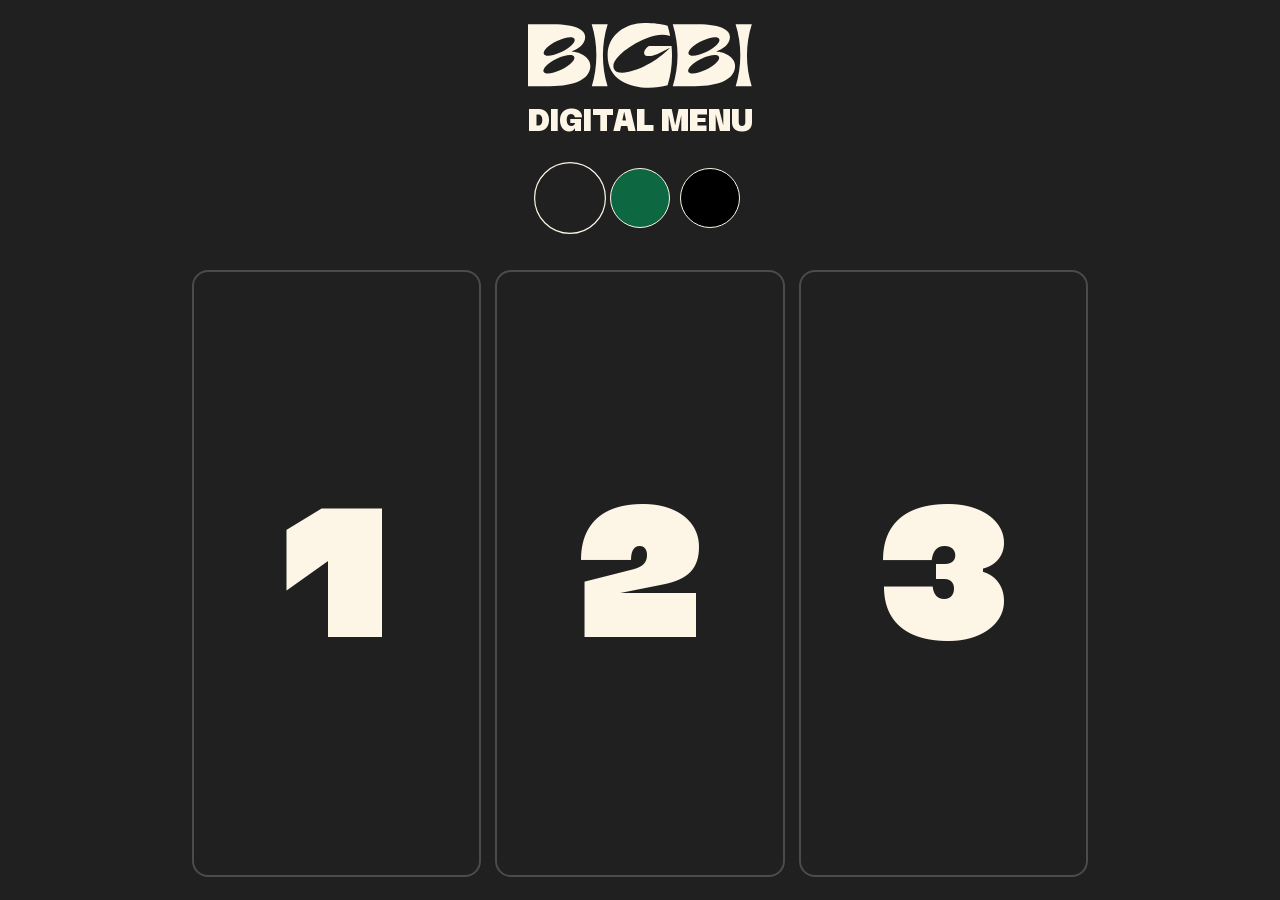
<file: index.html>
<!DOCTYPE html>
<html lang="ru" dir="ltr">
  <head>
    <meta charset="utf-8">
    <meta name="viewport" content="width=device-width, initial-scale=1.0">
    <link rel="stylesheet" href="styles-intro.css">
  </head>
  <body>
    <div class="main-container">
      <div class="header">
        <img src="logo.svg" alt="Logo" class="logo">
        <div class="title">
          DIGITAL MENU
        </div>
      </div>

      <div class="theme-switcher">
        <div class="theme-circle default" data-theme="default" title="Dark"></div>
        <div class="theme-circle green" data-theme="green" title="Green"></div>
        <div class="theme-circle black" data-theme="black" title="Black"></div>
      </div>

      <div class="screens">
        <a href="1.html" class="screen_link">
          1
        </a>
        <a href="2.html" class="screen_link">
          2
        </a>
        <a href="3.html" class="screen_link">
          3
        </a>
      </div>
    </div>

    <script>
      const circles = document.querySelectorAll('.theme-circle');
      const savedTheme = localStorage.getItem('theme') || 'default';
      document.body.className = savedTheme;

      // Highlight the active theme circle
      circles.forEach(circle => {
          if (circle.dataset.theme === savedTheme) {
              circle.classList.add('active');
          }
          circle.addEventListener('click', () => {
              circles.forEach(c => c.classList.remove('active')); // Remove active class from all
              circle.classList.add('active'); // Add active class to clicked circle
              const theme = circle.dataset.theme;
              document.body.className = theme;
              localStorage.setItem('theme', theme);
          });
      });
    </script>
  </body>
</html>
</file>
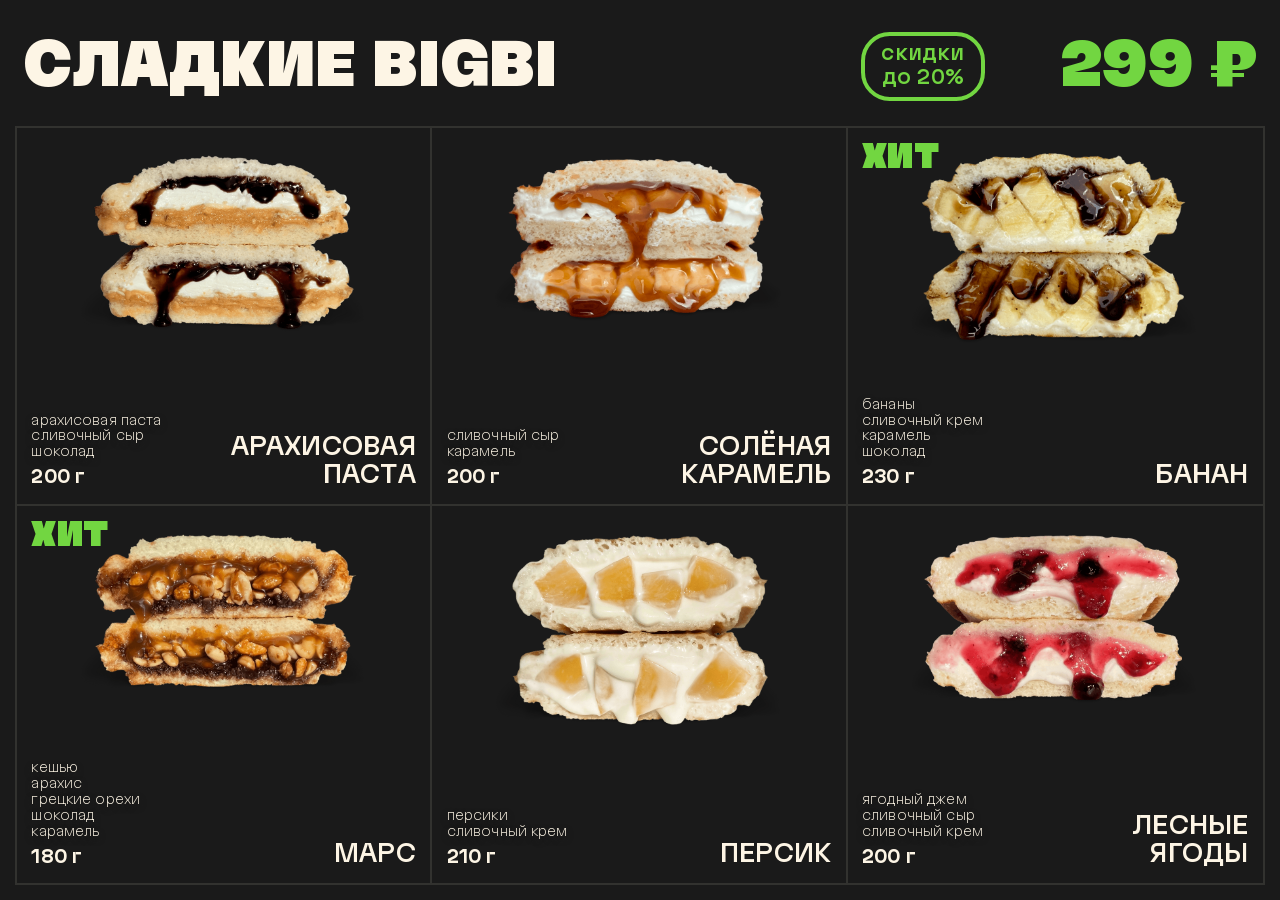
<file: 1.html>
<!DOCTYPE html>
<html lang="ru" dir="ltr">
  <head>
    <meta charset="utf-8">
    <meta name="viewport" content="width=device-width, initial-scale=1.0">
    <link rel="stylesheet" href="styles.css">
  </head>
  <body>
    <div class="main-container">
      <header class="header">
        <div class="header-container">
          <div class="header__left">
            СЛАДКИЕ  BIGBI
          </div>
          <div class="header__right">
            <div class="header__info vibrator">
              скидки</br>до 20%
            </div>
            <div class="header__price">
              299 ₽
            </div>
          </div>
        </div>
      </header>

      <div class="menu">
        <div class="item">
          <div class="item-inner">
            <div class="item-content">
              <img src="img/arahys.png" style="top: 25px;">
              <div class="info">
                <div class="left">
                  <div class="ingredients">
                    <ul>
                      <li>арахисовая паста</li>
                      <li>сливочный сыр</li>
                      <li>шоколад</li>
                    </ul>
                  </div>
                  <div class="weight">
                    200 г
                  </div>
                </div>
                <div class="name">
                  АРАХИСОВАЯ ПАСТА
                </div>
              </div>
            </div>
          </div>
        </div>


        <div class="item">
          <div class="item-inner">
            <div class="item-content">
              <img src="img/caramel.png" style="top: 25px;">
              <div class="info">
                <div class="left">
                  <div class="ingredients">
                    <ul>
                      <li>сливочный сыр</li>
                      <li>карамель</li>
                    </ul>
                  </div>
                  <div class="weight">
                    200 г
                  </div>
                </div>
                <div class="name">
                  СОЛЁНАЯ КАРАМЕЛЬ
                </div>
              </div>
            </div>
          </div>
        </div>


        <div class="item">
          <div class="item-inner">
            <div class="item-content hit">
              <div class="badge">
                ХИТ
              </div>
              <img src="img/banan.png" style="top: 22px;">
              <div class="info">
                <div class="left">
                  <div class="ingredients">
                    <ul>
                      <li>бананы</li>
                      <li>сливочный крем</li>
                      <li>карамель</li>
                      <li>шоколад</li>
                    </ul>
                  </div>
                  <div class="weight">
                    230 г
                  </div>
                </div>
                <div class="name">
                  БАНАН
                </div>
              </div>
            </div>
          </div>
        </div>


        <div class="item">
          <div class="item-inner">
            <div class="item-content hit">
              <div class="badge">
                ХИТ
              </div>
              <img src="img/mars.png" style="top: 25px;">
              <div class="info">
                <div class="left">
                  <div class="ingredients">
                    <ul>
                      <li>кешью</li>
                      <li>арахис</li>
                      <li>грецкие орехи</li>
                      <li>шоколад</li>
                      <li>карамель</li>
                    </ul>
                  </div>
                  <div class="weight">
                    180 г
                  </div>
                </div>
                <div class="name">
                  МАРС
                </div>
              </div>
            </div>
          </div>
        </div>


        <div class="item slider">
          <div class="item-inner">
            <div class="item-content">
              <img src="img/persic.png" style="top: 25px;">
              <div class="info">
                <div class="left">
                  <div class="ingredients">
                    <ul>
                      <li>персики</li>
                      <li>сливочный крем</li>
                    </ul>
                  </div>
                  <div class="weight">
                    210 г
                  </div>
                </div>
                <div class="name">
                  ПЕРСИК
                </div>
              </div>
            </div>
            <div class="item-content">
              <img src="img/tropicy.png" style="top: 25px;">
              <div class="info">
                <div class="left">
                  <div class="ingredients">
                    <ul>
                      <li>сливочный сыр</li>
                      <li>киви конфитюр</li>
                      <li>манго пюре</li>
                    </ul>
                  </div>
                  <div class="weight">
                    210 г
                  </div>
                </div>
                <div class="name">
                  ТРОПИКИ
                </div>
              </div>
            </div>
          </div>

        </div>


        <div class="item slider">
          <div class="item-inner">
            <div class="item-content">
              <img src="img/iagody.png" style="top: 25px;">
              <div class="info">
                <div class="left">
                  <div class="ingredients">
                    <ul>
                      <li>ягодный джем</li>
                      <li>сливочный сыр</li>
                      <li>сливочный крем</li>
                    </ul>
                  </div>
                  <div class="weight">
                    200 г
                  </div>
                </div>
                <div class="name">
                  ЛЕСНЫЕ ЯГОДЫ
                </div>
              </div>
            </div>
            <div class="item-content">
              <img src="img/cocos.png" style="top: 25px;">
              <div class="info">
                <div class="left">
                  <div class="ingredients">
                    <ul>
                      <li>сливочный сыр</li>
                      <li>кокосовая стружка</li>
                      <li>шоколад</li>
                    </ul>
                  </div>
                  <div class="weight">
                    180 г
                  </div>
                </div>
                <div class="name">
                  КОКОС
                </div>
              </div>
            </div>
          </div>

        </div>
      </div>
    </div>

    <script>
        const savedTheme = localStorage.getItem('theme') || 'default';
        document.body.className = savedTheme;
    </script>
  </body>
</html>
</file>
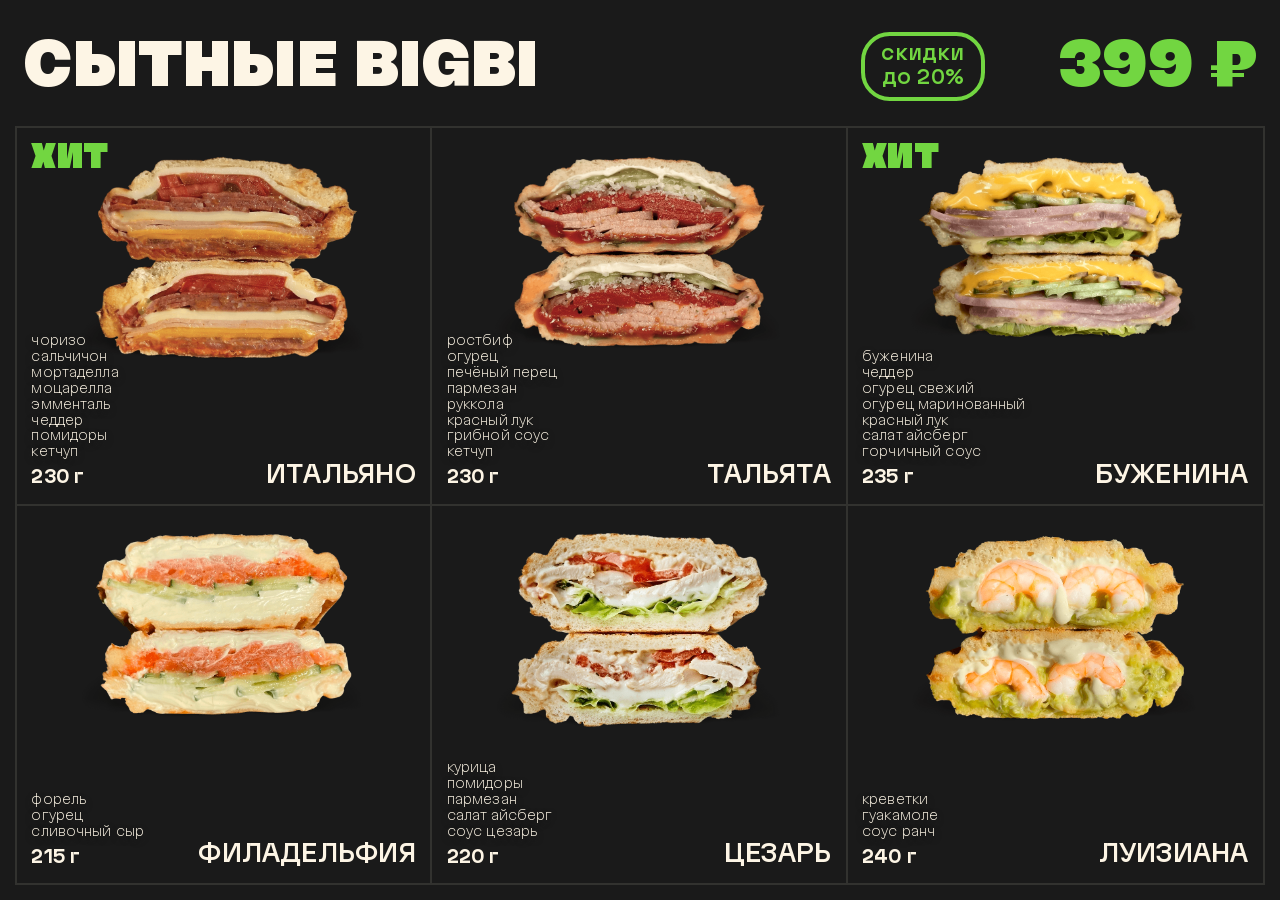
<file: 2.html>
<!DOCTYPE html>
<html lang="ru" dir="ltr">
  <head>
    <meta charset="utf-8">
    <meta name="viewport" content="width=device-width, initial-scale=1.0">
    <link rel="stylesheet" href="styles.css">
  </head>
  <body>
    <div class="main-container">
      <header class="header">
        <div class="header-container">
          <div class="header__left">
            СЫТНЫЕ BIGBI
          </div>
          <div class="header__right">
            <div class="header__info vibrator">
              скидки</br>до 20%
            </div>
            <div class="header__price">
              399 ₽
            </div>
          </div>
        </div>
      </header>

      <div class="menu">
        <div class="item">
          <div class="item-inner">
            <div class="item-content hit">
              <div class="badge">
                ХИТ
              </div>
              <img src="img/italiano.png" style="top: 25px;">
              <div class="info">
                <div class="left">
                  <div class="ingredients">
                    <ul>
                      <li>чоризо</li>
                      <li>сальчичон</li>
                      <li>мортаделла</li>
                      <li>моцарелла</li>
                      <li>эмменталь</li>
                      <li>чеддер</li>
                      <li>помидоры</li>
                      <li>кетчуп</li>
                    </ul>
                  </div>
                  <div class="weight">
                    230 г
                  </div>
                </div>
                <div class="name">
                  ИТАЛЬЯНО
                </div>
              </div>
            </div>
          </div>
        </div>


        <div class="item">
          <div class="item-inner">
            <div class="item-content">
              <img src="img/taliata.png" style="top: 25px;">
              <div class="info">
                <div class="left">
                  <div class="ingredients">
                    <ul>
                      <li>ростбиф</li>
                      <li>огурец</li>
                      <li>печёный перец</li>
                      <li>пармезан</li>
                      <li>руккола</li>
                      <li>красный лук</li>
                      <li>грибной соус</li>
                      <li>кетчуп</li>
                    </ul>
                  </div>
                  <div class="weight">
                    230 г
                  </div>
                </div>
                <div class="name">
                  ТАЛЬЯТА
                </div>
              </div>
            </div>
          </div>
        </div>


        <div class="item">
          <div class="item-inner">
            <div class="item-content hit">
              <div class="badge">
                ХИТ
              </div>
              <img src="img/bugenina.png" style="top: 25px;">
              <div class="info">
                <div class="left">
                  <div class="ingredients">
                    <ul>
                      <li>буженина</li>
                      <li>чеддер</li>
                      <li>огурец свежий</li>
                      <li>огурец маринованный</li>
                      <li>красный лук</li>
                      <li>салат айсберг</li>
                      <li>горчичный соус</li>
                    </ul>
                  </div>
                  <div class="weight">
                    235 г
                  </div>
                </div>
                <div class="name">
                  БУЖЕНИНА
                </div>
              </div>
            </div>
          </div>
        </div>


        <div class="item slider">
          <div class="item-inner">
            <div class="item-content">
              <img src="img/fila.png" style="top: 25px;">
              <div class="info">
                <div class="left">
                  <div class="ingredients">
                    <ul>
                      <li>форель</li>
                      <li>огурец</li>
                      <li>сливочный сыр</li>
                    </ul>
                  </div>
                  <div class="weight">
                    215 г
                  </div>
                </div>
                <div class="name">
                  ФИЛАДЕЛЬФИЯ
                </div>
              </div>
            </div>
            <div class="item-content">
              <img src="img/syr.png" style="top: 25px;">
              <div class="info">
                <div class="left">
                  <div class="ingredients">
                    <ul>
                      <li>сливочный сыр</li>
                      <li>моцарелла</li>
                      <li>чеддер</li>
                      <li>эмменталь</li>
                      <li>пармезан</li>
                      <li>горгонзола</li>
                    </ul>
                  </div>
                  <div class="weight">
                    200 г
                  </div>
                </div>
                <div class="name">
                  СЫРНЫЙ</br>ДЖЕМ
                </div>
              </div>
            </div>
          </div>
        </div>


        <div class="item slider">
          <div class="item-inner">
            <div class="item-content">
              <img src="img/cezarh.png" style="top: 25px;">
              <div class="info">
                <div class="left">
                  <div class="ingredients">
                    <ul>
                      <li>курица</li>
                      <li>помидоры</li>
                      <li>пармезан</li>
                      <li>салат айсберг</li>
                      <li>соус цезарь</li>
                    </ul>
                  </div>
                  <div class="weight">
                    220 г
                  </div>
                </div>
                <div class="name">
                  ЦЕЗАРЬ
                </div>
              </div>
            </div>
            <div class="item-content">
              <img src="img/cezarh-cr.png" style="top: 25px;">
              <div class="info">
                <div class="left left-small">
                  <div class="ingredients">
                    <ul>
                      <li>креветки</li>
                      <li>помидоры</li>
                      <li>салат айсберг</li>
                      <li>соус цезарь</li>
                    </ul>
                  </div>
                  <div class="weight">
                    230 г
                  </div>
                </div>
                <div class="name">
                  ЦЕЗАРЬ<br>
                  С КРЕВЕТКАМИ
                </div>
              </div>
            </div>
          </div>
        </div>

        <div class="item slider">
          <div class="item-inner">
            <div class="item-content">
              <img src="img/luiziana.png" style="top: 25px;">
              <div class="info">
                <div class="left">
                  <div class="ingredients">
                    <ul>
                      <li>креветки</li>
                      <li>гуакамоле</li>
                      <li>соус ранч</li>
                    </ul>
                  </div>
                  <div class="weight">
                    240 г
                  </div>
                </div>
                <div class="name">
                  ЛУИЗИАНА
                </div>
              </div>
            </div>
            <div class="item-content">
              <img src="img/t-measo.png" style="top: 25px;">
              <div class="info">
                <div class="left">
                  <div class="ingredients">
                    <ul>
                      <li>ростбиф</li>
                      <li>буженина</li>
                      <li>курица</li>
                      <li>огурец</li>
                      <li>красный лук</li>
                      <li>соус цезарь</li>
                      <li>грибной соус</li>
                      <li>горчичный соус</li>
                      <li>кетчуп</li>
                    </ul>
                  </div>
                  <div class="weight">
                    330 г
                  </div>
                </div>
                <div class="name">
                  Т.МЯСО
                </div>
              </div>
            </div>
          </div>
        </div>
      </div>
    </div>

    <script>
        const savedTheme = localStorage.getItem('theme') || 'default';
        document.body.className = savedTheme;
    </script>
  </body>
</html>
</file>
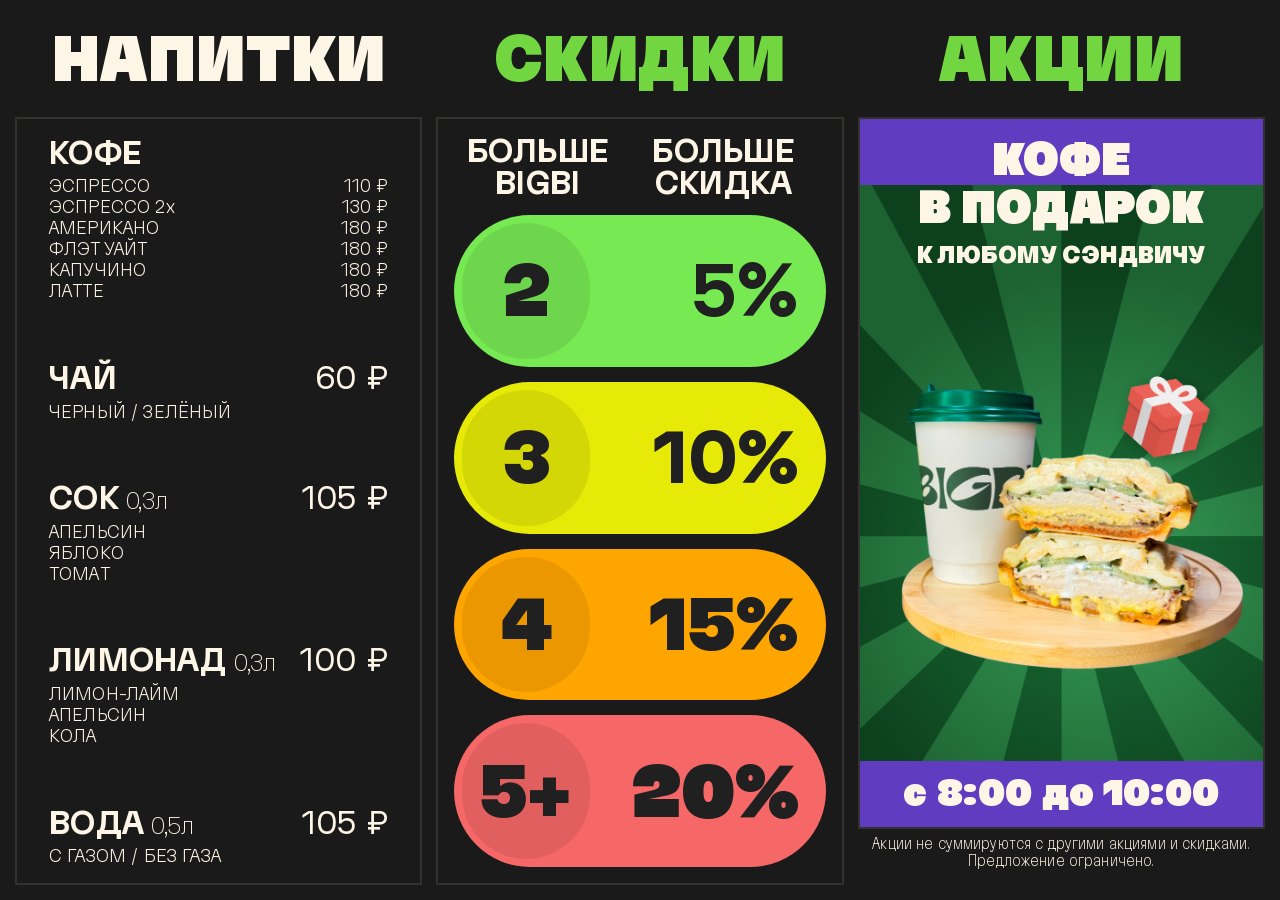
<file: 3.html>
<!DOCTYPE html>
<html lang="ru" dir="ltr">
  <head>
    <meta charset="utf-8">
    <meta name="viewport" content="width=device-width, initial-scale=1.0">
    <link rel="stylesheet" href="styles-3.css">
  </head>
  <body>
    <div class="main-container">

        <div class="section">
          <header class="header">
            НАПИТКИ
          </header>
          <div class="container">
            <div class="block">
                <div class="title">
                  <div class="title-name">
                    КОФЕ
                  </div>
                </div>
                <div class="list">
                  <div class="list-item">
                    <div class="drink">
                      ЭСПРЕССО
                    </div>
                    <div class="item-price">
                      110 ₽
                    </div>
                  </div>
                  <div class="list-item">
                    <div class="drink">
                      ЭСПРЕССО 2x
                    </div>
                    <div class="item-price">
                      130 ₽
                    </div>
                  </div>
                  <div class="list-item">
                    <div class="drink">
                      АМЕРИКАНО
                    </div>
                    <div class="item-price">
                      180 ₽
                    </div>
                  </div>
                  <div class="list-item">
                    <div class="drink">
                      ФЛЭТ УАЙТ
                    </div>
                    <div class="item-price">
                      180 ₽
                    </div>
                  </div>
                  <div class="list-item">
                    <div class="drink">
                      КАПУЧИНО
                    </div>
                    <div class="item-price">
                      180 ₽
                    </div>
                  </div>
                  <div class="list-item">
                    <div class="drink">
                      ЛАТТЕ
                    </div>
                    <div class="item-price">
                      180 ₽
                    </div>
                  </div>
              </div>
            </div>

            <div class="block">
                <div class="title">
                  <div class="title-name">
                    ЧАЙ
                  </div>
                  <div class="title-price">
                    60 ₽
                  </div>
                </div>
                <div class="list">
                  <div class="list-item">
                    <div class="drink">
                      ЧЕРНЫЙ / ЗЕЛЁНЫЙ
                    </div>
                  </div>
                </div>
            </div>

            <div class="block">
                <div class="title">
                  <div class="title-name">
                    СОК <span class="liters">0,3л</span>
                  </div>
                  <div class="title-price">
                    105 ₽
                  </div>
                </div>
                <div class="list">
                  <div class="list-item">
                    <div class="drink">
                      АПЕЛЬСИН
                    </div>
                  </div>
                  <div class="list-item">
                    <div class="drink">
                      ЯБЛОКО
                    </div>
                  </div>
                  <div class="list-item">
                    <div class="drink">
                      ТОМАТ
                    </div>
                  </div>
                </div>
            </div>

            <div class="block">
                <div class="title">
                  <div class="title-name">
                    ЛИМОНАД <span class="liters">0,3л</span>
                  </div>
                  <div class="title-price">
                    100 ₽
                  </div>
                </div>
                <div class="list">
                  <div class="list-item">
                    <div class="drink">
                      ЛИМОН-ЛАЙМ
                    </div>
                  </div>
                  <div class="list-item">
                    <div class="drink">
                      АПЕЛЬСИН
                    </div>
                  </div>
                  <div class="list-item">
                    <div class="drink">
                      КОЛА
                    </div>
                  </div>
                </div>
            </div>

            <div class="block">
                <div class="title">
                  <div class="title-name">
                    ВОДА <span class="liters">0,5л</span>
                  </div>
                  <div class="title-price">
                    105 ₽
                  </div>
                </div>
                <div class="list">
                  <div class="list-item">
                    <div class="drink">
                      С ГАЗОМ / БЕЗ ГАЗА
                    </div>
                  </div>
                </div>
            </div>

          </div>
        </div>

        <div class="section">
          <header class="header vibrator accent-text">
            СКИДКИ
          </header>
          <div class="container discount-container accent-border">
            <div class="discount-table-header">
              <div class="item">
                БОЛЬШЕ BIGBI
              </div>
              <div class="item">
                БОЛЬШЕ СКИДКА
              </div>
            </div>
            <div class="discount-table">
              <div class="discount-item  d-5">
                <div class="quantity">
                  2
                </div>
                <div class="discount">
                  5%
                </div>
              </div>
              <div class="discount-item d-10">
                <div class="quantity">
                  3
                </div>
                <div class="discount">
                  10%
                </div>
              </div>
              <div class="discount-item d-15">
                <div class="quantity">
                  4
                </div>
                <div class="discount">
                  15%
                </div>
              </div>
              <div class="discount-item d-20">
                <div class="quantity">
                  5+
                </div>
                <div class="discount">
                  20%
                </div>
              </div>
            </div>
          </div>
        </div>

        <div class="section">
          <header class="header accent-text">
            АКЦИИ
          </header>
          <div class="action-container slide-container accent-border">
            <div class="slide-wrapper">
              <div class="action card">
                <div class="action-info">
                  <div class="action-text">
                    <div class="action-text__title">КОФЕ</br>В ПОДАРОК</div>
                    <div class="action-text__subtitle">К ЛЮБОМУ СЭНДВИЧУ</div>
                  </div>
                  <div class="action-text__subsubtitle">
                    с 8:00 до 10:00
                  </div>
                </div>
                <div class="action-icon">
                  <img src="action1.png">
                </div>
              </div>
              <div class="action card">
                <div class="action-info">
                  <div class="action-text">
                    <div class="action-text__title">КОФЕ</br>В ПОДАРОК</br>К ИТАЛЬЯНО</div>
                  </div>
                </div>
                <div class="action-icon">
                  <img src="action2.png">
                </div>
              </div>
            </div>
          </div>

          <div class="action-note">
            Акции не суммируются с другими акциями и скидками.</br>Предложение ограничено.
          </div>

        </div>
      </div>

      <script>
          const savedTheme = localStorage.getItem('theme') || 'default';
          document.body.className = savedTheme;
      </script>
  </body>
</html>
</file>
<file: styles-intro.css>
* {
  box-sizing: border-box;
  margin: 0;
  padding: 0;
}

body {
  font-family: 'Martian Grotesk', sans-serif;
  background-color: #202020;
}

.main-container {
  width: 70vw;
  height: 100vh;
  margin: 0 auto;
  padding: 1rem 0;
  display: flex;
  flex-direction: column;
  align-items: center;
  justify-content: center;
  color: #FDF5E5;
}

.header {
  width: 100%;
  display: flex;
  flex-direction: column;
  justify-content: space-between;
  align-items: center;
}

.logo {
  width: 14rem;
}

.title {
  margin-top: 1rem;
  font-size: 1.69rem;
  font-variation-settings: "wght" 900, "wdth" 100;
}




.theme-switcher {
  display: flex;
  gap: 10px;
  margin: 10px 0;
  margin-top: 2em;
}

.theme-circle {
  width: 60px;
  height: 60px;
  border-radius: 50%;
  border: 1px solid #FDF5E5;
  cursor: pointer;
  transition: transform 0.2s, box-shadow 0.2s;
}

.theme-circle:hover {
  transform: scale(1.2);
}

.theme-circle.active {
  box-shadow: 0 0 0 3px var(--accent-color);
  transform: scale(1.2);
}

.theme-circle.default {
  background-color: #202020;
}

.theme-circle.green {
  background-color: #0D6741;
}

.theme-circle.black {
  background-color: #000000;
}






.screens {
  width: 100%;
  height: 70%;
  margin-top: 2rem;
  display: flex;
  flex-direction: row;
  justify-content: space-between;
  gap: 14px;
}

.screen_link {
  width: 48%;
  height: 100%;
  display: block; /* Делает <a> блочным элементом */
  text-decoration: none; /* Убирает подчёркивание */
  color: inherit;

  height: 100%;
  display: flex;
  justify-content: center;
  align-items: center;
  font-size: 10rem;
  font-variation-settings: "wght" 1000, "wdth" 100;
  border: 2px solid #4C4B48;
  border-radius: 1rem;
}

.screen_link:hover {
  color: #306A41;
}



/* FONTS */
@font-face{
  font-family: 'Martian Grotesk';
  src: url('fonts/MartianGrotesk-VFVF.woff2') format('woff2');
}
</file>
<file: styles.css>
:root {
  --base-color: #1a1a1a;
  --card-color: #1a1a1a;
  --base-text-color: #FDF5E5;
  --accent-color: #72D641;
  --new-badge-color: #CA61FF;
  --card-border: 2px solid #32322f;
}

body.green {
  --base-color: #306A41;
  --card-color: #306A41;
  --base-text-color: #EFE4AF;
  --accent-color: #FF8989;
  --new-badge-color: #EFE4AF;
  --card-border: 2px solid #EFE4AF;
}

body.black {
  --base-color: #000000;
  --card-color: #000000;
  --base-text-color: #FDF5E5;
  --accent-color: #72D641;
  --new-badge-color: #CA61FF;
  --card-border: 2px solid #202020;
}


* {
  box-sizing: border-box;
  margin: 0;
  padding: 0;
  letter-spacing: 0.01em;
}

html, body {
  user-select: none; /* Запрещает выделение текста */
  -webkit-user-select: none; /* Для Safari и старых браузеров */
  -moz-user-select: none; /* Для Firefox */
  -ms-user-select: none; /* Для Edge */
}

body {
  font-family: 'Martian Grotesk', sans-serif;
  font-variation-settings: "wght" 140, "wdth" 100;
  background-color: var(--base-color);
}

.main-container {
  width: 100vw;
  height: 100vh;
  display: flex;
  flex-direction: column;
}


/* HEADER */
.header {
  width: auto;
  height: 14vh;
  background-color: var(--base-color);
  color: var(--base-text-color);
}

.header-container {
  width: auto;
  height: 100%;
  display: flex;
  justify-content: space-between;
  align-items: center;
}

.header__left {
  font-size: 3.5rem;
  font-variation-settings: "wght" 942, "wdth" 100;
  flex: 2;
  padding-left: 1.5rem;
}

.header__right {
  padding: 0 1.4rem 0 2.8rem;
  flex: 1;
  display: flex;
  justify-content: space-between;
  align-items: center;
}

.header__price {
  font-size: 3.5rem;
  font-variation-settings: "wght" 942, "wdth" 100;
  color: var(--accent-color);
  flex: 1;
  display: flex;
  justify-content: flex-end;
}

.header__info {
  display: flex;
  align-items: center;
  height: fit-content;
  padding: 0.3rem 1rem 0.5rem 1rem;
  border: 4px solid var(--accent-color);
  border-radius: 1.8rem;
  line-height: 1.5rem;
  font-size: 1.2rem;
  color: var(--accent-color);
  margin-top: 0.4rem;
  font-variation-settings: "wght" 500, "wdth" 100;
  text-align: center;
}

.vibrator {
  animation: vibrate 2s ease-in-out infinite;
}

@keyframes vibrate {
  /* Первые 20% (0.6s) - вибрация */
    0% {
      transform: translateX(0) rotate(0deg);
    }
    20% {
      transform: translateX(-3px) rotate(-3deg);
    }
    40% {
      transform: translateX(3px) rotate(3deg);
    }
    60% {
      transform: translateX(-2px) rotate(-2deg);
    }
    80% {
      transform: translateX(0) rotate(0deg);
    }
}



/* MENU */
.menu {
  height: 86vh;
  margin: 0 15px 15px 15px;
  flex: 1;
  display: grid;
  grid-template-columns: repeat(3, 1fr); /* 3 столбца равной ширины */
  grid-template-rows: repeat(2, 1fr); /* 2 строки равной высоты */
  border: var(--card-border);
}



/* ITEM */
.item {
  width: 100%;
  height: 100%;
  color: var(--base-text-color);
  overflow: hidden;
  border-right: var(--card-border); /* Линия справа */
  border-bottom: var(--card-border); /* Линия снизу */
}

/* Убираем лишние границы для последних элементов */
.item:nth-child(3n) { /* Последний столбец */
  border-right: none;
}

.item:nth-last-child(-n + 3) { /* Последняя строка */
  border-bottom: none;
}

.item-inner {
  height: 100%;
  position: relative;
}

.item-content {
  padding: 1rem 0.9rem;
  height: 100%;
  display: flex;
  align-items: flex-end;
  background-color: var(--card-color);
  position: relative;
}

.ingredients ul {
  padding: 0;
  margin: 0;
  font-size: 0.83rem;
  line-height: 1.2em;
  list-style-type: none;
  text-shadow: 0 3px 6px var(--card-color);
}

.item .name {
  display: flex;
  align-items: flex-end; /* Текст по нижнему краю */
  line-height: 1.75rem;
  font-size: 1.5rem;
  font-variation-settings: "wght" 500, "wdth" 100;
  text-align: right;
}

.item .left-small {
  width: 30%;
}

.left {
  position: relative;
  width: 49%;
}

.weight {
  display: flex;
  align-items: flex-end; /* Текст по нижнему краю */
  line-height: 1.4rem;
  margin-top: 0.3rem;
  font-size: 1.1rem;
  font-variation-settings: "wght" 700, "wdth" 100;
}

.item img {
  position: absolute;
  width: 72%;
  left: 50%;
  z-index: 0;
  transform: translateX(-50%);
}

.info {
  position: relative;
  width: 100%;
  display: flex;
  justify-content: space-between;
  align-items: flex-end;
  z-index: 100;
}



/* SLIDER */
.slider {
    width: 100%;
    height: 100%;
    overflow: hidden;
}

.slider .item-inner {
    display: flex;
    flex-direction: column;
    width: 100%; /* 2 карточки × 100% */
    height: 200%;
    animation: slide 20s infinite;
    animation-timing-function: ease-in-out;
}

.slider .item-content {
    width: 100%; /* 100% / 2 карточки */
    height: 50%;
}

@keyframes slide {
    0%, 51% {
        transform: translateY(0); /* Карточка 1, ~9с */
    }
    55%, 96% {
        transform: translateY(-50%); /* Карточка 2, ~9с */
    }
    100% {
        transform: translateY(0); /* Возврат к Карточке 1 */
    }
}



/* BADGE */
.badge {
    position: absolute;
    z-index: 1000;
    top: 0.5rem;

    font-variation-settings: "wght" 1000, "wdth" 90;
    font-size: 2rem;
    display: flex;
    align-items: center;
}

.new {
  color: var(--new-badge-color);
}

.hit .badge {
  color: var(--accent-color);
}



/* FONTS */
@font-face{
  font-family: 'Martian Grotesk';
  src: url('fonts/MartianGrotesk-VFVF.woff2') format('woff2');
}
</file>
<file: styles-3.css>
:root {
  --base-color: #1a1a1a;
  --card-color: #1a1a1a;
  --base-text-color: #FDF5E5;
  --dark-text-color: #202020;
  --accent-color: #72D641;
  --new-badge-color: #A358FF;
  --card-border: 2px solid #32322f;
}

body.green {
  --base-color: #096E46;
  --card-color: #096E46;
  --base-text-color: #FDF5E5;
  --dark-text-color: #202020;
  --accent-color: #FF8989;
  --new-badge-color: #FDF5E5;
  --card-border: 2px solid #FFFCEB;
}

body.black {
  --base-color: #000000;
  --card-color: #000000;
  --base-text-color: #FDF5E5;
  --dark-text-color: #000000;
  --accent-color: #72D641;
  --new-badge-color: #CA61FF;
  --card-border: 2px solid #202020;
}



* {
  box-sizing: border-box;
  margin: 0;
  padding: 0;
  letter-spacing: 0.01em;
}

html, body {
  /* overflow: hidden; /* Убирает прокрутку */
  user-select: none; /* Запрещает выделение текста */
  -webkit-user-select: none; /* Для Safari и старых браузеров */
  -moz-user-select: none; /* Для Firefox */
  -ms-user-select: none; /* Для Edge */
}

body {
  font-family: 'Martian Grotesk', sans-serif;
  font-variation-settings: "wght" 200, "wdth" 100;
  background-color: var(--base-color);
  color: var(--base-text-color);
}

.accent-text {
  color: var(--accent-color);
}

.main-container {
  width: 100vw;
  height: 100vh;
  display: flex;
  gap: 14px;
  padding: 0 15px 15px 15px;
}


/* HEADER */
.header {
  height: 13vh;
  font-size: 3.5rem;
  font-variation-settings: "wght" 942, "wdth" 100;
  display: flex;
  justify-content: center;
  align-items: center;
}


.section {
  flex: 1;
  display: flex;
  flex-direction: column;
  min-width: 0;
}

.container {
  flex: 1;
  border: var(--card-border);
  padding: 1rem 2rem;
  display: flex;
  flex-direction: column;
  justify-content: space-between;
  background-color: var(--card-color);
}




.vibrator {
  animation: vibrate 2s ease-in-out infinite;
}

@keyframes vibrate {
  /* Первые 20% (0.6s) - вибрация */
    0% {
      transform: translateX(0) rotate(0deg);
    }
    20% {
      transform: translateX(-3px) rotate(-3deg);
    }
    40% {
      transform: translateX(3px) rotate(3deg);
    }
    60% {
      transform: translateX(-2px) rotate(-2deg);
    }
    80% {
      transform: translateX(0) rotate(0deg);
    }
}




.title {
  display: flex;
  justify-content: space-between;
}

.list-item {
  display: flex;
  justify-content: space-between;
  font-size: 1rem;
  margin-bottom: 2px;
}

.drink {
  flex: 3;
}

.item-price {
  width: 150px;
  text-align: right;
}

.title-name {
  font-size: 1.8rem;
  font-variation-settings: "wght" 700, "wdth" 100;
}

.title-price {
  font-size: 1.8rem;
  font-variation-settings: "wght" 300, "wdth" 100;
}

.block .title {
  margin-bottom: 0.4rem;
}

.liters {
  font-size: 1.3rem;
  font-variation-settings: "wght" 120, "wdth" 100;
}




/* .accent-border {
  border: 4px solid var(--accent-color);
} */



/* СКИДКИ */
.discount-container {
  padding: 1rem 1rem;
}

.discount-table-header {
  font-size: 1.8rem;
  line-height: 2rem;
  font-variation-settings: "wght" 700, "wdth" 100;
  display: flex;
  justify-content: space-between;
  margin-bottom: 1rem;
}

.discount-table-header .item {
  text-align: center;
}


.discount-table {
  display: flex;
  flex-direction: column;
  justify-content: space-between;
  gap: 15px;
  flex: 1;
}

.discount-item {
  border-radius: 90px;
  background-color: var(--accent-color);
  display: flex;
  justify-content: space-between;
  align-items: center;
  padding: 0.5rem 0.5rem;
  font-size: 4rem;
  flex: 1;
}

.quantity {
  font-variation-settings: "wght" 900, "wdth" 100;
  color: var(--dark-text-color);
  background: #00000015;
  border-radius: 80px;
  width: 8rem;
  padding: 0.3rem 0;
  height: 100%;
  display: flex;
  align-items: center;
  justify-content: center;
}

.discount {
  color: var(--dark-text-color);
  margin-right: 1.1rem;
}

.d-5 .discount {
  font-variation-settings: "wght" 700, "wdth" 100;
}

.d-10 .discount {
  font-variation-settings: "wght" 800, "wdth" 100;
}

.d-15 .discount {
  font-variation-settings: "wght" 900, "wdth" 100;
}

.d-20 .discount {
  font-variation-settings: "wght" 1000, "wdth" 100;
}



.d-5 {
  background-color: #77e953;
}

.d-10 {
  background-color: #e6ea06;
}

.d-15 {
  background-color: #ffa500;
}

.d-20 {
  background-color: #f66868;
}










/* АКЦИИ */
.action {
  padding: 1rem 2rem;
  display: flex;
  flex-direction: column;
  justify-content: space-between;
  height: 100%;
  position: relative;
}

.tg {
  display: flex;
  align-items: center;
  justify-content: center;
}

.action-container {
  width: 100%;
  flex: 1;
  border: var(--card-border);
}


.action:nth-child(1) {
  background-color: #603cc0;
}

.action:nth-child(2) {
  background-color: #388340;
}

.action:nth-child(3) {
  background-color: #DDA7FF;
}



.action-info {
  height: 100%;
  display: flex;
  flex-direction: column;
  z-index: 1;
  justify-content: space-between;
  font-variation-settings: "wght" 1000, "wdth" 100;
  align-items: center;
  text-align: center;
}

.action-text {
  font-size: 2.5rem;

  line-height: 3rem;
  display: flex;

  flex-direction: column;
}

.action-text__title, .action-text__subtitle {
  text-align: center;
}

.action-text__subtitle {
  font-variation-settings: "wght" 900, "wdth" 100;
  font-size: 1.3rem;
}

.action-text__subsubtitle {
  font-size: 2rem;
}

.action-date {
  font-size: 0.8rem;
  font-size: 1.2rem;
  font-variation-settings: "wght" 390, "wdth" 100;
  margin-bottom: 0.6rem;
}

.action-icon {
  display: flex;
  justify-content: center;
  align-items: center;
  flex: 1;
  height: 100%;
  position: absolute;
  left: 0;
  top: 0;
  z-index: 0;
}

.action-icon img {
  width: 100%;
}

.qr-code img {
  height: 7rem;
}

.tg-text {
  margin-left: 1rem;
  font-variation-settings: "wght" 330, "wdth" 100;
}

.action-note {
  font-variation-settings: "wght" 150, "wdth" 50;
  text-align: center;
  font-size: 0.9rem;
  margin-top: 0.4rem;
  margin-bottom: 1rem;
}

.slide-container {
    width: 100%; /* Занимает 100% родителя */
    height: 100%; /* Занимает 100% родителя */
    overflow: hidden;
}

.slide-wrapper {
    display: flex;
    width: 200%; /* 3 карточки × 100% */
    height: 100%;
    animation: slide 15s infinite;
    animation-timing-function: ease-in-out;
}

.card {
    width: 50%; /* 100% / 3 карточки */
    height: 100%;
}

@keyframes slide {
    0%, 44% {
        transform: translateX(0); /* Карточка 1, ~7с */
    }
    50%, 94% {
        transform: translateX(-50%); /* Карточка 2, ~7с */
    }
    100% {
        transform: translateX(0); /* Возврат к Карточке 1 */
    }
}



/* FONTS */
@font-face{
  font-family: 'Martian Grotesk';
  src: url('fonts/MartianGrotesk-VFVF.woff2') format('woff2');
}
</file>
